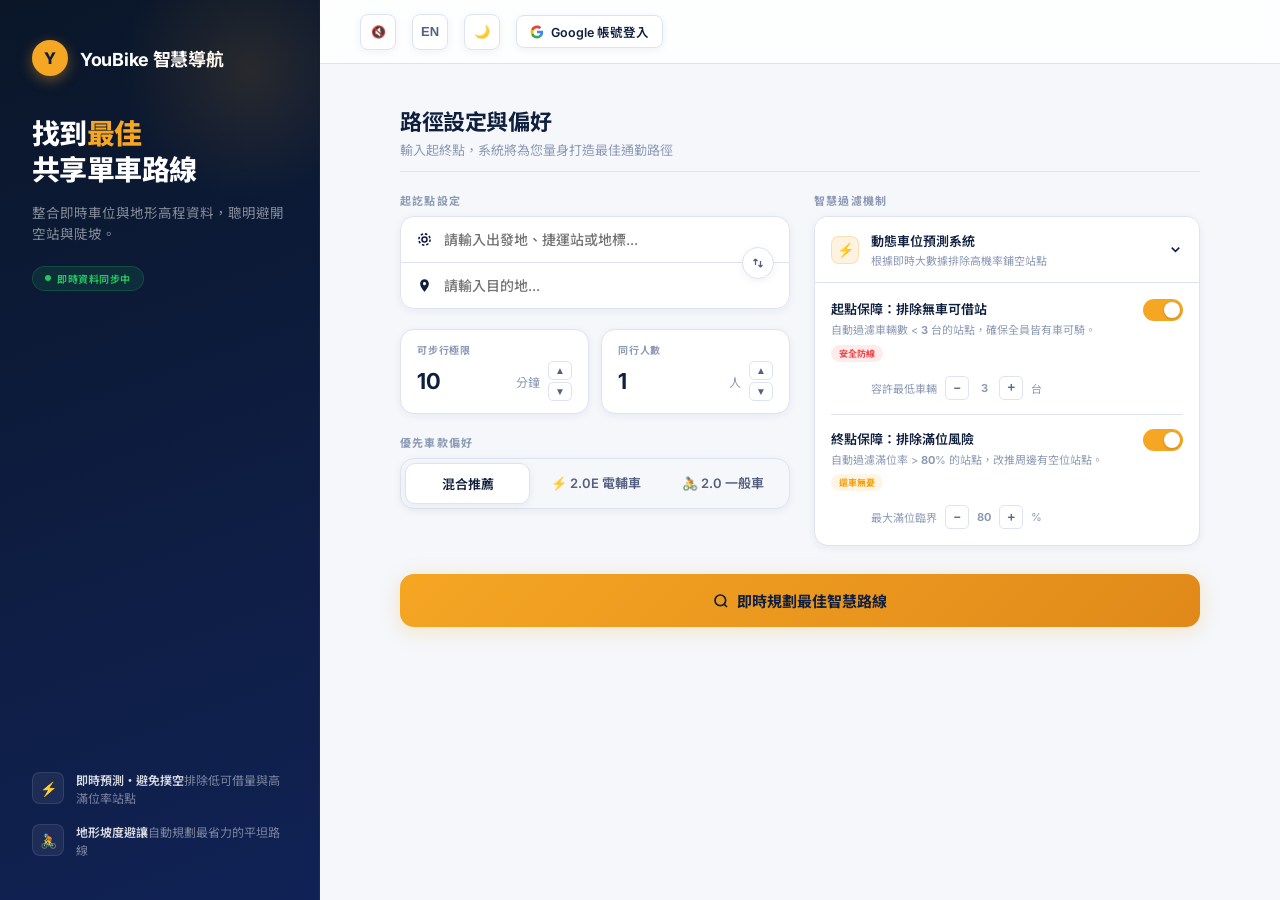
<file: test.html>
<!DOCTYPE html>
<html lang="zh-TW">
<head>
<meta charset="UTF-8">
<meta name="viewport" content="width=device-width, initial-scale=1.0">
<title>YouBike 智慧路線查詢</title>
<link href="https://fonts.googleapis.com/css2?family=Inter:wght@300;400;500;600;700&family=Noto+Sans+TC:wght@300;400;500;700&display=swap" rel="stylesheet">
<style>
/* ═══════════════════════════════════
    THEME CHANGER & VARIABLE BASES
═══════════════════════════════════ */
:root {
  --navy: #0f1f3d;
  --navy-mid: #1a3260;
  --orange: #f5a623;
  --orange-dim: rgba(245,166,35,0.14);
  --white: #fff;
  --success: #22c55e;
  --warning: #f59e0b;
  --danger: #ef4444;
  --purple: #8b5cf6;
  --purple-dim: rgba(139, 92, 246, 0.14);
  --r: 14px;

  /* 日間模式變數 (預設) */
  --bg-app: #f5f7fb;
  --bg-card: #fff;
  --bg-topbar: rgba(255, 255, 255, 0.8);
  --bg-header: #f5f7fb;
  --tp: #0f1f3d;
  --ts: #556080;
  --tm: #8d9ab5;
  --border: #dde3f0;
  --sh: 0 2px 8px rgba(15,31,61,0.06);
  --shm: 0 8px 28px rgba(15,31,61,0.1);
}

/* 夜間模式色彩覆蓋 */
[data-theme="dark"] {
  --bg-app: #0b132b;
  --bg-card: #1c2541;
  --bg-topbar: rgba(28, 37, 65, 0.8);
  --bg-header: #111a36;
  --tp: #f5f7fb;
  --ts: #9faecb;
  --tm: #6f7d9c;
  --border: #2a3759;
  --sh: 0 4px 12px rgba(0,0,0,0.2);
  --shm: 0 12px 36px rgba(0,0,0,0.3);
}

*, *::before, *::after { box-sizing: border-box; margin: 0; padding: 0; }
html, body { height: 100%; }

body {
  font-family: 'Inter','Noto Sans TC',sans-serif;
  background: var(--navy);
  color: var(--tp);
  overflow: hidden; 
  transition: color .3s, background-color .3s;
}

.app {
  display: flex;
  height: 100vh;
  overflow: hidden;
  position: relative;
}

/* ═══════════════════════════════════
    DESKTOP PANEL LEFT
═══════════════════════════════════ */
.panel-left {
  width: 320px;
  flex-shrink: 0;
  background: linear-gradient(160deg, #0a1628 0%, #102255 100%);
  display: flex;
  flex-direction: column;
  justify-content: space-between;
  padding: 40px 32px;
  position: relative;
  overflow: hidden;
  border-right: 1px solid rgba(255,255,255,0.05);
}
.panel-left::before {
  content: '';
  position: absolute; right: -60px; top: -60px;
  width: 260px; height: 260px; border-radius: 50%;
  background: radial-gradient(circle, rgba(245,166,35,0.12) 0%, transparent 70%);
  pointer-events: none;
}

.logo { display: flex; align-items: center; gap: 12px; }
.logo-dot {
  width: 36px; height: 36px; border-radius: 50%;
  background: var(--orange); display: flex; align-items: center; justify-content: center;
  font-size: 16px; font-weight: 800; color: var(--navy);
  box-shadow: 0 4px 14px rgba(245,166,35,0.4);
}
.logo-text { font-size: 18px; font-weight: 700; color: #fff; letter-spacing: -.3px; }

.panel-hero { margin: 40px 0; }
.panel-hero h1 {
  font-size: 28px; font-weight: 800; color: #fff;
  line-height: 1.3; letter-spacing: -.6px;
}
.panel-hero h1 em { color: var(--orange); font-style: normal; }
.panel-hero p {
  font-size: 13.5px; color: rgba(255,255,255,.5);
  margin-top: 14px; line-height: 1.6;
}
.live-chip {
  display: inline-flex; align-items: center; gap: 6px;
  background: rgba(34,197,94,.12); border: 1px solid rgba(34,197,94,.2);
  border-radius: 20px; padding: 4px 12px; margin-top: 20px;
  font-size: 10px; font-weight: 700; color: var(--success);
  letter-spacing: .5px;
}
.live-dot { width: 6px; height: 6px; border-radius: 50%; background: var(--success); animation: pulse 1.5s infinite; }

.panel-feats { display: flex; flex-direction: column; gap: 16px; margin-top: auto;}
.feat { display: flex; align-items: flex-start; gap: 12px; }
.feat-icon {
  width: 32px; height: 32px; border-radius: 8px; flex-shrink: 0;
  background: rgba(255,255,255,.06); border: 1px solid rgba(255,255,255,.1);
  display: flex; align-items: center; justify-content: center; font-size: 14px;
}
.feat-text { font-size: 12px; color: rgba(255,255,255,.45); line-height: 1.5; }
.feat-text b { color: rgba(255,255,255,.85); font-weight: 600; margin-bottom: 2px; }

/* ═══════════════════════════════════
    DESKTOP PANEL RIGHT
═══════════════════════════════════ */
.panel-right {
  flex: 1;
  background: var(--bg-app);
  display: flex;
  flex-direction: column;
  overflow: hidden;
  transition: background-color .3s;
}

.topbar {
  height: 64px;
  background: var(--bg-topbar);
  backdrop-filter: blur(10px);
  border-bottom: 1px solid var(--border);
  display: flex; align-items: center; justify-content: space-between;
  padding: 0 40px; flex-shrink: 0;
  transition: background-color .3s, border-color .3s;
}

.topbar-actions {
  display: flex;
  align-items: center;
  gap: 16px;
}

/* 語言與功能按鈕設計 */
.topbar-btn {
  background: var(--bg-card);
  border: 1.5px solid var(--border);
  color: var(--ts);
  border-radius: 8px;
  width: 36px; height: 36px;
  display: flex; align-items: center; justify-content: center;
  cursor: pointer; font-weight: 600; font-size: 13px;
  box-shadow: var(--sh); transition: all .18s;
}
.topbar-btn:hover {
  border-color: var(--orange);
  color: var(--orange);
}

.form-area {
  flex: 1;
  display: flex;
  align-items: flex-start; 
  justify-content: center;
  padding: 40px;
  overflow-y: auto;
}
.form-inner {
  width: 100%;
  max-width: 800px;
  display: flex;
  flex-direction: column;
  gap: 20px;
}
.form-header {
  border-bottom: 1px solid var(--border);
  padding-bottom: 12px;
}
.form-title { font-size: 22px; font-weight: 700; color: var(--tp); letter-spacing: -.4px; }
.form-sub   { font-size: 13px; color: var(--tm); margin-top: 4px; }

.main-grid {
  display: grid;
  grid-template-columns: 1fr 1fr;
  gap: 24px;
  align-items: start;
}

.grid-left, .grid-right {
  display: flex;
  flex-direction: column;
  gap: 20px;
}

.sec-label {
  font-size: 11px; font-weight: 700; color: var(--tm);
  text-transform: uppercase; letter-spacing: 1.2px; margin-bottom: 8px;
}

.route-wrap { position: relative; }
.route-inputs { display: flex; flex-direction: column; box-shadow: var(--sh); border-radius: var(--r); overflow: hidden;}
.input-row {
  display: flex; align-items: center; gap: 12px;
  border: 1.5px solid var(--border); background: var(--bg-card); padding: 0 16px;
  transition: all .18s;
}
.input-row:first-child { border-radius: var(--r) var(--r) 0 0; border-bottom: none; }
.input-row:last-child  { border-radius: 0 0 var(--r) var(--r); }
.input-row:focus-within {
  border-color: var(--orange); background: var(--bg-card);
  box-shadow: 0 0 0 3px rgba(245,166,35,.11); z-index: 1; position: relative;
}
.input-row input {
  flex: 1; border: none; background: transparent; outline: none;
  font-size: 14px; font-family: inherit; color: var(--tp);
  padding: 14px 0; font-weight: 500;
}
.swap-btn {
  position: absolute; right: 16px; top: 50%; transform: translateY(-50%);
  width: 32px; height: 32px; border-radius: 50%;
  border: 1.5px solid var(--border); background: var(--bg-card);
  cursor: pointer; display: flex; align-items: center; justify-content: center;
  color: var(--ts); box-shadow: var(--sh); transition: all .18s; z-index: 2;
}

.two-col { display: grid; grid-template-columns: 1fr 1fr; gap: 12px; }
.fc {
  border: 1.5px solid var(--border); border-radius: var(--r);
  padding: 12px 16px; background: var(--bg-card); transition: all .18s; box-shadow: var(--sh);
}
.fc:focus-within { border-color: var(--orange); box-shadow: 0 0 0 3px rgba(245,166,35,.11); }
.fc label {
  display: block; font-size: 10px; font-weight: 700; color: var(--tm);
  text-transform: uppercase; letter-spacing: .8px; margin-bottom: 4px;
}
.fc-row { display: flex; align-items: center; gap: 8px; }
.fc input[type="number"] {
  flex: 1; border: none; background: transparent; outline: none;
  font-size: 22px; font-weight: 700; color: var(--tp); font-family: inherit; min-width: 0;
}
.fc-unit { font-size: 12px; color: var(--tm); }

/* 車款偏好選擇器加強 */
.bike-selector {
  display: flex;
  background: var(--bg-header);
  border: 1.5px solid var(--border);
  border-radius: var(--r);
  padding: 4px;
  gap: 4px;
  box-shadow: var(--sh);
}
.bike-option {
  flex: 1;
  text-align: center;
  padding: 10px;
  font-size: 13px;
  font-weight: 600;
  color: var(--ts);
  cursor: pointer;
  border-radius: calc(var(--r) - 4px);
  transition: all .2s;
}
.bike-option.active[data-type="all"] { background: var(--bg-card); color: var(--tp); box-shadow: var(--sh); border: 1px solid var(--border); }
.bike-option.active[data-type="2.0E"] { background: var(--purple); color: #fff; box-shadow: 0 4px 12px rgba(139, 92, 246, 0.3); }
.bike-option.active[data-type="2.0"] { background: var(--orange); color: var(--navy); box-shadow: 0 4px 12px rgba(245, 166, 35, 0.3); }

.filters { border: 1.5px solid var(--border); border-radius: var(--r); overflow: hidden; background: var(--bg-card); box-shadow: var(--sh); }
.fh {
  display: flex; align-items: center; justify-content: space-between;
  padding: 14px 16px; background: var(--bg-header);
  cursor: pointer; user-select: none; border-bottom: 1.5px solid transparent; transition: all .18s;
}
.fh.open { border-bottom-color: var(--border); background: var(--bg-card); }
.fh-l { display: flex; align-items: center; gap: 12px; }
.fh-icon {
  width: 28px; height: 28px; border-radius: 8px; flex-shrink: 0;
  background: var(--orange-dim); border: 1px solid rgba(245,166,35,.25);
  display: flex; align-items: center; justify-content: center; font-size: 14px;
}
.fh-t { font-size: 13px; font-weight: 600; color: var(--tp); }
.fh-s { font-size: 11px; color: var(--tm); margin-top: 2px; }
.fb { display: none; padding: 16px; flex-direction: column; gap: 14px; }
.fb.open { display: flex; }
.fr { display: flex; align-items: flex-start; justify-content: space-between; gap: 16px; }
.fn { font-size: 13px; font-weight: 600; color: var(--tp); }
.fd { font-size: 11px; color: var(--tm); margin-top: 4px; line-height: 1.5; }
.fbadge {
  display: inline-block; margin-top: 6px;
  font-size: 9px; font-weight: 700; padding: 2px 8px; border-radius: 12px;
}

/* Toggle Switch */
.toggle { position: relative; width: 40px; height: 22px; flex-shrink: 0; display: inline-block; }
.toggle input { position: absolute; opacity: 0; width: 0; height: 0; }
.tt { position: absolute; inset: 0; border-radius: 22px; background: var(--border); cursor: pointer; transition: background-color .2s; }
.toggle input:checked + .tt { background: var(--orange); }
.th { position: absolute; width: 16px; height: 16px; border-radius: 50%; background: #fff; top: 3px; left: 3px; box-shadow: 0 1px 3px rgba(0,0,0,.18); transition: transform .2s; pointer-events: none; }
.toggle input:checked ~ .th { transform: translateX(18px); }

.bottom-area { grid-column: span 2; margin-top: 4px; }
.btn-search {
  width: 100%; padding: 16px; border: none; border-radius: var(--r);
  background: linear-gradient(135deg, var(--orange) 0%, #e0891a 100%);
  color: var(--navy); font-size: 15px; font-weight: 700; font-family: inherit;
  cursor: pointer; display: flex; align-items: center; justify-content: center; gap: 8px;
  box-shadow: 0 4px 20px rgba(245,166,35,0.25); transition: all .18s;
}
.btn-search:hover { transform: translateY(-2px); box-shadow: 0 8px 24px rgba(245,166,35,0.35); }

.btn-google { display: flex; align-items: center; gap: 7px; background: var(--bg-card); border: 1.5px solid var(--border); border-radius: 8px; padding: 6px 13px; cursor: pointer; font-size: 12.5px; font-weight: 600; color: var(--tp); font-family: inherit; box-shadow: var(--sh); transition: all .18s; }
.ubadge { display: none; align-items: center; gap: 7px; background: var(--bg-header); border: 1.5px solid var(--border); border-radius: 22px; padding: 3px 12px 3px 3px; cursor: pointer; }
.ubadge.on { display: flex; }
.uav { width: 26px; height: 26px; border-radius: 50%; background: var(--orange); display: flex; align-items: center; justify-content: center; font-size: 11px; font-weight: 700; color: var(--navy); }
.uname { font-size: 12px; font-weight: 500; color: var(--tp); }

/* Modals & Overlays */
.overlay { display: none; position: fixed; inset: 0; z-index: 200; background: rgba(8,16,32,.72); backdrop-filter: blur(6px); align-items: center; justify-content: center; padding: 20px; }
.overlay.on { display: flex; }
.modal { background: var(--bg-card); border-radius: 18px; width: 100%; max-width: 380px; box-shadow: 0 24px 64px rgba(0,0,0,.28); overflow: hidden; animation: mIn .28s cubic-bezier(.16,1,.3,1) both; border: 1px solid var(--border); }
@keyframes mIn { from{opacity:0;transform:scale(.93) translateY(16px)} to{opacity:1;transform:scale(1) translateY(0)} }
.modal-top { background: linear-gradient(135deg, var(--navy) 0%, var(--navy-mid) 100%); padding: 26px 26px 20px; text-align: center; position: relative; }
.mcls { position: absolute; top: 12px; right: 12px; width: 26px; height: 26px; border-radius: 50%; border: none; background: rgba(255,255,255,.1); color: rgba(255,255,255,.55); cursor: pointer; font-size: 14px; display: flex; align-items: center; justify-content: center; transition: all .14s; }
.mlogo { width: 46px; height: 46px; border-radius: 50%; background: var(--orange); margin: 0 auto 10px; display: flex; align-items: center; justify-content: center; font-size: 19px; font-weight: 800; color: var(--navy); box-shadow: 0 4px 14px rgba(245,166,35,.38); }
.modal-top h2 { font-size: 17px; font-weight: 700; color: #fff; }
.modal-top p  { font-size: 12px; color: rgba(255,255,255,.48); margin-top: 3px; }
.modal-body { padding: 22px 24px 26px; }
.gbtn { width: 100%; display: flex; align-items: center; justify-content: center; gap: 11px; background: #fff; border: 1.5px solid #dadce0; border-radius: 9px; padding: 12px 18px; cursor: pointer; font-size: 13.5px; font-weight: 600; font-family: inherit; color: #3c4043; box-shadow: var(--sh); transition: all .18s; }
.mdiv { display: flex; align-items: center; gap: 10px; margin: 16px 0; }
.mdiv span { font-size: 10px; color: var(--tm); white-space: nowrap; }
.mdiv::before,.mdiv::after { content:''; flex:1; height:1px; background:var(--border); }
.mben { display: flex; flex-direction: column; gap: 9px; }
.ben-row { display: flex; align-items: center; gap: 9px; }
.ben-ico { width: 26px; height: 26px; border-radius: 7px; background: var(--bg-header); border: 1px solid var(--border); display: flex; align-items: center; justify-content: center; font-size: 12px; flex-shrink: 0; }
.ben-txt { font-size: 12.5px; color: var(--ts); }
.ben-txt b { color: var(--tp); font-weight: 600; margin-bottom: 2px; }
.mnote { font-size: 10px; color: var(--tm); text-align: center; margin-top: 16px; line-height: 1.6; }
.mnote a { color: var(--orange); text-decoration: none; }
.toast { position: fixed; bottom: 24px; left: 50%; transform: translateX(-50%) translateY(70px); background: var(--navy); color: #fff; border-radius: 22px; padding: 10px 20px; font-size: 12.5px; font-weight: 500; box-shadow: 0 8px 28px rgba(0,0,0,.22); z-index: 300; display: flex; align-items: center; gap: 7px; transition: transform .32s cubic-bezier(.16,1,.3,1), opacity .32s; opacity: 0; white-space: nowrap; }
.toast.on { transform: translateX(-50%) translateY(0); opacity: 1; }
.tdot { width: 7px; height: 7px; border-radius: 50%; background: var(--success); }
.fdiv { height: 1px; background: var(--border); }
.thr-row { padding: 0 0 0 40px; display: flex; align-items: center; gap: 8px; }
.thr-row span { font-size: 11px; color: var(--tm); }
.thr-ctrl { display: flex; align-items: center; gap: 5px; }
.thr-v { font-size: 13px; font-weight: 700; color: var(--tp); min-width: 20px; text-align: center; }
.tb { width: 24px; height: 24px; border: 1.5px solid var(--border); border-radius: 5px; background: var(--bg-card); cursor: pointer; display: flex; align-items: center; justify-content: center; font-size: 12px; font-weight: 700; color: var(--ts); transition: all .14s; }
.tb:hover { border-color: var(--orange); color: var(--orange); background: var(--orange-dim); }
.sb { width: 24px; height: 19px; border: 1.5px solid var(--border); border-radius: 5px; background: var(--bg-card); cursor: pointer; display: flex; align-items: center; justify-content: center; font-size: 10px; font-weight: 700; color: var(--ts); transition: all .14s; line-height: 1; }
.sb:hover { border-color: var(--orange); color: var(--orange); background: var(--orange-dim); }
.stepper { display: flex; flex-direction: column; gap: 2px; margin-left: auto; }
.bd { background: rgba(239,68,68,.1); color: var(--danger); }
.bw { background: rgba(245,158,11,.1); color: var(--warning); }
.bp { background: rgba(139,92,246,.1); color: var(--purple); }

/* 音樂波形動畫效果 */
@keyframes musicPulse {
  0%, 100% { height: 4px; }
  50% { height: 16px; }
}
.music-playing .bar {
  animation: musicPulse 0.6s ease infinite;
}
.music-playing .bar:nth-child(2) { animation-delay: 0.15s; }
.music-playing .bar:nth-child(3) { animation-delay: 0.3s; }

/* ═══════════════════════════════════
    MOBILE RESPONSIVE
═══════════════════════════════════ */
@media (max-width: 768px) {
  html, body { height: auto; overflow: auto; }
  body { overflow-x: hidden; }
  .app { flex-direction: column; height: auto; overflow: visible; min-height: 100vh; }
  .panel-left { display: none; }
  .panel-right { flex: none; overflow: visible; min-height: 100vh; }
  .topbar { position: sticky; top: 0; z-index: 50; height: 56px; padding: 0 16px; background: var(--bg-topbar); border-bottom: 1px solid var(--border); justify-content: space-between; }
  .topbar-logo { display: flex; align-items: center; gap: 8px; }
  .topbar-logo-dot { width: 28px; height: 28px; border-radius: 50%; background: var(--orange); display: flex; align-items: center; justify-content: center; font-size: 12px; font-weight: 800; color: var(--navy); }
  .topbar-logo-text { font-size: 15px; font-weight: 700; color: var(--tp); }
  
  .btn-google { background: var(--bg-card); border-color: var(--border); color: var(--tp); font-size: 12px; padding: 5px 10px; }
  .ubadge { background: transparent; border-color: rgba(255,255,255,.2); }
  .uname { color: var(--tp); }
  .mobile-hero { display: block; background: linear-gradient(135deg, #0a1628 0%, #102255 100%); padding: 22px 18px 20px; position: relative; overflow: hidden; }
  .mobile-hero::after { content: ''; position: absolute; right: -24px; top: -24px; width: 120px; height: 120px; border-radius: 50%; background: radial-gradient(circle, rgba(245,166,35,.2) 0%, transparent 70%); pointer-events: none; }
  .mobile-hero h2 { font-size: 20px; font-weight: 800; color: #fff; letter-spacing: -.4px; }
  .mobile-hero h2 em { color: var(--orange); font-style: normal; }
  .mobile-hero p  { font-size: 12px; color: rgba(255,255,255,.45); margin-top: 4px; }
  
  .form-area { display: block; padding: 18px 16px 32px; overflow: visible; }
  .form-inner { max-width: 100%; gap: 16px; }
  .form-title, .form-sub { display: none; }
  .main-grid { grid-template-columns: 1fr; gap: 16px; }
  .bottom-area { grid-column: span 1; }
  .input-row input { padding: 13px 0; font-size: 14px; }
  .fc input[type="number"] { font-size: 22px; }
  .btn-search { padding: 14px; font-size: 15px; }
}

.mobile-hero { display: none; }
.topbar-logo { display: none; }
@media (max-width: 768px) {
  .topbar-logo { display: flex; }
}
</style>
</head>
<body>

<audio id="bgMusic" loop src="https://assets.mixkit.co/music/preview/mixkit-valley-sunset-122.mp3"></audio>

<div class="app">

  <div class="panel-left">
    <div>
      <div class="logo">
        <div class="logo-dot">Y</div>
        <div class="logo-text" id="l-sideLogo">YouBike 智慧導航</div>
      </div>
      <div class="panel-hero">
        <h1 id="l-sideTitle">找到<em>最佳</em><br>共享單車路線</h1>
        <p id="l-sideSub">整合即時車位與地形高程資料，聰明避開空站與陡坡。</p>
        <div class="live-chip"><div class="live-dot"></div><span id="l-liveSync">即時資料同步中</span></div>
      </div>
    </div>
    
    <div class="panel-feats">
      <div class="feat"><div class="feat-icon">⚡</div><div class="feat-text"><b id="l-f1Title">即時預測・避免撲空</b><span id="l-f1Sub">排除低可借量與高滿位率站點</span></div></div>
      <div class="feat"><div class="feat-icon">🚴</div><div class="feat-text"><b id="l-f2Title">地形坡度避讓</b><span id="l-f2Sub">自動規劃最省力的平坦路線</span></div></div>
    </div>
  </div>

  <div class="panel-right">

    <div class="topbar">
      <div class="topbar-logo">
        <div class="topbar-logo-dot">Y</div>
        <div class="topbar-logo-text">YouBike 智慧路線</div>
      </div>
      
      <div class="topbar-actions">
        <button class="topbar-btn" id="musicBtn" onclick="toggleMusic()" title="Play/Pause Music" style="display: flex; gap: 2px; padding: 0 8px; width: auto; min-width: 36px;">
          <span style="font-size:12px;">🔇</span>
        </button>
        <button class="topbar-btn" id="langBtn" onclick="toggleLang()" title="Switch Language">EN</button>
        <button class="topbar-btn" id="themeBtn" onclick="toggleTheme()" title="Toggle Dark/Light Mode">🌙</button>
        
        <button class="btn-google" id="loginBtn" onclick="openModal()">
          <svg width="14" height="14" viewBox="0 0 24 24"><path fill="#4285F4" d="M22.56 12.25c0-.78-.07-1.53-.2-2.25H12v4.26h5.92c-.26 1.37-1.04 2.53-2.21 3.31v2.77h3.57c2.08-1.92 3.28-4.74 3.28-8.09z"/><path fill="#34A853" d="M12 23c2.97 0 5.46-.98 7.28-2.66l-3.57-2.77c-.98.66-2.23 1.06-3.71 1.06-2.86 0-5.29-1.93-6.16-4.53H2.18v2.84C3.99 20.53 7.7 23 12 23z"/><path fill="#FBBC05" d="M5.84 14.09c-.22-.66-.35-1.36-.35-2.09s.13-1.43.35-2.09V7.07H2.18C1.43 8.55 1 10.22 1 12s.43 3.45 1.18 4.93l2.85-2.22.81-.62z"/><path fill="#EA4335" d="M12 5.38c1.62 0 3.06.56 4.21 1.64l3.15-3.15C17.45 2.09 14.97 1 12 1 7.7 1 3.99 3.47 2.18 7.07l3.66 2.84c.87-2.6 3.3-4.53 6.16-4.53z"/></svg>
          <span id="l-loginText">Google 帳號登入</span>
        </button>
        <div class="ubadge" id="ubadge">
          <div class="uav" id="uav">U</div>
          <span class="uname" id="uname">使用者</span>
        </div>
      </div>
    </div>

    <div class="mobile-hero">
      <h2 id="l-mHeroTitle">智慧 <em>YouBike</em> 路線規劃</h2>
      <p id="l-mHeroSub">即時車位分析・自動推薦最佳站點</p>
    </div>

    <div class="form-area">
      <div class="form-inner">
        <div class="form-header">
          <div class="form-title" id="l-mainTitle">路徑設定與偏好</div>
          <div class="form-sub" id="l-mainSub">輸入起終點，系統將為您量身打造最佳通勤路徑</div>
        </div>

        <div class="main-grid">
          
          <div class="grid-left">
            <div>
              <div class="sec-label" id="l-secRoute">起訖點設定</div>
              <div class="route-wrap">
                <div class="route-inputs">
                  <div class="input-row">
                    <svg class="iico s" width="15" height="15" viewBox="0 0 24 24" fill="none" stroke="currentColor" stroke-width="2.5"><circle cx="12" cy="12" r="4"/><circle cx="12" cy="12" r="9" stroke-dasharray="4 3"/></svg>
                    <input type="text" id="startIn" placeholder="請輸入出發地、捷運站或地標..." autocomplete="off">
                  </div>
                  <div class="input-row">
                    <svg class="iico e" width="15" height="15" viewBox="0 0 24 24" fill="currentColor"><path d="M12 2C8.13 2 5 5.13 5 9c0 5.25 7 13 7 13s7-7.75 7-13c0-3.87-3.13-7-7-7zm0 9.5c-1.38 0-2.5-1.12-2.5-2.5s1.12-2.5 2.5-2.5 2.5 1.12 2.5 2.5-1.12 2.5-2.5 2.5z"/></svg>
                    <input type="text" id="endIn" placeholder="請輸入目的地..." autocomplete="off">
                  </div>
                </div>
                <button class="swap-btn" onclick="swap()" id="l-swapBtn" title="交換起終點">
                  <svg width="12" height="12" viewBox="0 0 24 24" fill="none" stroke="currentColor" stroke-width="2.5"><path d="M7 16V4m0 0L3 8m4-4l4 4M17 8v12m0 0l4-4m-4 4l-4-4"/></svg>
                </button>
              </div>
            </div>

            <div class="two-col">
              <div class="fc">
                <label id="l-walkLabel">可步行極限</label>
                <div class="fc-row">
                  <input type="number" id="walkIn" value="10" min="1" max="60">
                  <span class="fc-unit" id="l-walkUnit">分鐘</span>
                  <div class="stepper">
                    <button class="sb" onclick="adj('walkIn',1)">▲</button>
                    <button class="sb" onclick="adj('walkIn',-1)">▼</button>
                  </div>
                </div>
              </div>
              <div class="fc">
                <label id="l-countLabel">同行人數</label>
                <div class="fc-row">
                  <input type="number" id="persIn" value="1" min="1" max="20">
                  <span class="fc-unit" id="l-countUnit">人</span>
                  <div class="stepper">
                    <button class="sb" onclick="adj('persIn',1)">▲</button>
                    <button class="sb" onclick="adj('persIn',-1)">▼</button>
                  </div>
                </div>
              </div>
            </div>

            <div>
              <div class="sec-label" id="l-secBike">優先車款偏好</div>
              <div class="bike-selector">
                <div class="bike-option active" data-type="all" onclick="selectBikeType('all')" id="l-bikeAll">混合推薦</div>
                <div class="bike-option" data-type="2.0E" onclick="selectBikeType('2.0E')" id="l-bike20E">⚡ 2.0E 電輔車</div>
                <div class="bike-option" data-type="2.0" onclick="selectBikeType('2.0')" id="l-bike20">🚴 2.0 一般車</div>
              </div>
            </div>
          </div>

          <div class="grid-right">
            <div>
              <div class="sec-label" id="l-secFilter">智慧過濾機制</div>
              <div class="filters">
                <div class="fh open" id="fh" onclick="toggleF()">
                  <div class="fh-l">
                    <div class="fh-icon">⚡</div>
                    <div>
                      <div class="fh-t" id="l-fHeaderTitle">動態車位預測系統</div>
                      <div class="fh-s" id="l-fHeaderSub">根據即時大數據排除高機率鋪空站點</div>
                    </div>
                  </div>
                  <svg class="chev open" id="chev" width="15" height="15" viewBox="0 0 24 24" fill="none" stroke="currentColor" stroke-width="2.5"><path d="M6 9l6 6 6-6"/></svg>
                </div>
                <div class="fb open" id="fb">
                  <div class="fr">
                    <div class="fi">
                      <div class="fn" id="l-f1Main">起點保障：排除無車可借站</div>
                      <div class="fd" id="l-f1Desc">自動過濾車輛數 &lt; <b id="minL">3</b> 台的站點，確保全員皆有車可騎。</div>
                      <span class="fbadge bd" id="l-f1Badge">安全防線</span>
                    </div>
                    <label class="toggle"><input type="checkbox" checked><div class="tt"></div><div class="th"></div></label>
                  </div>
                  <div class="thr-row">
                    <span id="l-f1Setting">容許最低車輛</span>
                    <div class="thr-ctrl">
                      <button class="tb" onclick="adjT('min',-1)">−</button>
                      <span class="thr-v" id="minV">3</span>
                      <button class="tb" onclick="adjT('min',1)">＋</button>
                    </div>
                    <span id="l-f1Unit">台</span>
                  </div>
                  <div class="fdiv"></div>
                  <div class="fr">
                    <div class="fi">
                      <div class="fn" id="l-f2Main">終點保障：排除滿位風險</div>
                      <div class="fd" id="l-f2Desc">自動過濾滿位率 &gt; <b id="maxL">80</b>% 的站點，改推周邊有空位站點。</div>
                      <span class="fbadge bw" id="l-f2Badge">還車無憂</span>
                    </div>
                    <label class="toggle"><input type="checkbox" checked><div class="tt"></div><div class="th"></div></label>
                  </div>
                  <div class="thr-row">
                    <span id="l-f2Setting">最大滿位臨界</span>
                    <div class="thr-ctrl">
                      <button class="tb" onclick="adjT('max',-5)">−</button>
                      <span class="thr-v" id="maxV">80</span>
                      <button class="tb" onclick="adjT('max',5)">＋</button>
                    </div>
                    <span>%</span>
                  </div>
                </div>
              </div>
            </div>
          </div>

          <div class="bottom-area">
            <button class="btn-search" id="searchBtn" onclick="doSearch()">
              <svg width="16" height="16" viewBox="0 0 24 24" fill="none" stroke="currentColor" stroke-width="2.5"><circle cx="11" cy="11" r="8"/><path d="M21 21l-4.35-4.35"/></svg>
              <span id="l-searchBtnText">即時規劃最佳智慧路線</span>
            </button>
          </div>
          
        </div>
      </div>
    </div>
  </div>
</div>

<div class="overlay" id="overlay" onclick="closeOuter(event)">
  <div class="modal">
    <div class="modal-top">
      <button class="mcls" onclick="closeModal()">✕</button>
      <div class="mlogo">Y</div>
      <h2 id="l-modalTitle">登入 YouBike 智慧路線</h2>
      <p id="l-modalSub">儲存常用路線・取得個人化推薦</p>
    </div>
    <div class="modal-body">
      <button class="gbtn" onclick="doLogin()">
        <svg width="19" height="19" viewBox="0 0 24 24"><path fill="#4285F4" d="M22.56 12.25c0-.78-.07-1.53-.2-2.25H12v4.26h5.92c-.26 1.37-1.04 2.53-2.21 3.31v2.77h3.57c2.08-1.92 3.28-4.74 3.28-8.09z"/><path fill="#34A853" d="M12 23c2.97 0 5.46-.98 7.28-2.66l-3.57-2.77c-.98.66-2.23 1.06-3.71 1.06-2.86 0-5.29-1.93-6.16-4.53H2.18v2.84C3.99 20.53 7.7 23 12 23z"/><path fill="#FBBC05" d="M5.84 14.09c-.22-.66-.35-1.36-.35-2.09s.13-1.43.35-2.09V7.07H2.18C1.43 8.55 1 10.22 1 12s.43 3.45 1.18 4.93l2.85-2.22.81-.62z"/><path fill="#EA4335" d="M12 5.38c1.62 0 3.06.56 4.21 1.64l3.15-3.15C17.45 2.09 14.97 1 12 1 7.7 1 3.99 3.47 2.18 7.07l3.66 2.84c.87-2.6 3.3-4.53 6.16-4.53z"/></svg>
        <span id="l-modalGbtn">以 Google 帳號繼續</span>
      </button>
      <div class="mdiv"><span id="l-modalFeatureTitle">登入後享有</span></div>
      <div class="mben">
        <div class="ben-row"><div class="ben-ico">⭐</div><div class="ben-txt"><b id="l-mb1T">儲存常用起終點</b><span id="l-mb1S">，一鍵重複搜尋</span></div></div>
        <div class="ben-row"><div class="ben-ico">📊</div><div class="ben-txt"><b id="l-mb2T">騎乘歷史紀錄</b><span id="l-mb2S">與碳排放統計</span></div></div>
        <div class="ben-row"><div class="ben-ico">🔔</div><div class="ben-txt"><b id="l-mb3T">車位到站通知</b><span id="l-mb3S">，即時推播提醒</span></div></div>
      </div>
      <p class="mnote" id="l-modalNote">繼續即代表同意我們的 <a href="#">服務條款</a> 與 <a href="#">隱私政策</a></p>
    </div>
  </div>
</div>

<div class="toast" id="toast"><div class="tdot"></div><span id="tmsg"></span></div>

<script>
let minV = 3, maxV = 80;
let currentLang = 'zh';
let selectedBike = 'all';
let isMusicPlaying = false;

// 語系文本字典
const i18n = {
  zh: {
    sideLogo: "YouBike 智慧導航",
    sideTitle: "找到<em>最佳</em><br>共享單車路線",
    sideSub: "整合即時車位與地形高程資料，聰明避開空站與陡坡。",
    liveSync: "即時資料同步中",
    f1Title: "即時預測・避免撲空", f1Sub: "排除低可借量與高滿位率站點",
    f2Title: "地形坡度避讓", f2Sub: "自動規劃最省力的平坦路線",
    loginText: "Google 帳號登入",
    mHeroTitle: "智慧 <em>YouBike</em> 路線規劃", mHeroSub: "即時車位分析・自動推薦最佳站點",
    mainTitle: "路徑設定與偏好", mainSub: "輸入起終點，系統將為您量身打造最佳通勤路徑",
    secRoute: "起訖點設定",
    secBike: "優先車款偏好",
    bikeAll: "混合推薦",
    bike20E: "⚡ 2.0E 電輔車",
    bike20: "🚴 2.0 一般車",
    startPlaceholder: "請輸入出發地、捷運站或地標...",
    endPlaceholder: "請輸入目的地...",
    walkLabel: "可步行極限", walkUnit: "分鐘",
    countLabel: "同行人數", countUnit: "人",
    secFilter: "智慧過濾機制",
    fHeaderTitle: "動態車位預測系統", fHeaderSub: "根據即時大數據排除高機率鋪空站點",
    f1Main: "起點保障：排除無車可借站", f1DescPre: "自動過濾車輛數 < ", f1DescSuf: " 台的站點，確保全員皆有車可騎。",
    f1Badge: "安全防線", f1Setting: "容許最低車輛", f1Unit: "台",
    f2Main: "終點保障：排除滿位風險", f2DescPre: "自動過濾滿位率 > ", f2DescSuf: "% 的站點，改推周邊有空位站點。",
    f2Badge: "還車無憂", f2Setting: "最大滿位臨界",
    searchBtnText: "即時規劃最佳智慧路線",
    searchLoading: "智慧分析路徑中…",
    toastWarning: "⚠️ 請輸入起點與終點",
    toastSuccessAll: "✅ 已為您量身篩選出 3 條黃金單車路線",
    toastSuccess20E: "⚡ 已優先篩選具備 YouBike 2.0E 電輔車之推薦路線",
    toastSuccess20: "🚴 已為您篩選 YouBike 2.0 一般單車之平坦路線",
    toastLogin: "✅ 已成功連動 Google 帳號資料",
    modalTitle: "登入 YouBike 智慧路線", modalSub: "儲存常用路線・取得個人化推薦",
    modalGbtn: "以 Google 帳號繼續", modalFeatureTitle: "登入後享有",
    mb1T: "儲存常用起終點", mb1S: "，一鍵重複搜尋",
    mb2T: "騎乘歷史紀錄", mb2S: "與碳排放統計",
    mb3T: "車位到站通知", mb3S: "，即時推播提醒",
    modalNote: "繼續即代表同意我們的 <a href='#'>服務條款</a> 與 <a href='#'>隱私政策</a>",
    userDefault: "使用者"
  },
  en: {
    sideLogo: "YouBike Smart Nav",
    sideTitle: "Find the <em>Best</em><br>Bike Route",
    sideSub: "Integrates real-time bike data and elevation map to stay away from empty stations and steep hills.",
    liveSync: "Live Data Syncing",
    f1Title: "Real-time Prediction", f1Sub: "Avoid empty stations via smart analysis",
    f2Title: "Slope Avoidance", f2Sub: "Navigate through flatter and smoother routes",
    loginText: "Sign in with Google",
    mHeroTitle: "Smart <em>YouBike</em> Routing", mHeroSub: "Real-time parking analysis & recommendations",
    mainTitle: "Route Setup & Preferences", mainSub: "Enter origins/destinations for your personalized commute path",
    secRoute: "Station Settings",
    secBike: "Bike Type Preference",
    bikeAll: "Mixed",
    bike20E: "⚡ 2.0E E-Bike",
    bike20: "🚴 2.0 Regular",
    startPlaceholder: "Enter origin, MRT station, or landmark...",
    endPlaceholder: "Enter destination...",
    walkLabel: "Max Walking Limit", walkUnit: "mins",
    countLabel: "Total Passengers", countUnit: "pax",
    secFilter: "Smart Filter Mechanism",
    fHeaderTitle: "Dynamic Availability System", fHeaderSub: "Filter out low-availability spots using live big data",
    f1Main: "Origin Guarantee: Available Bikes First", f1DescPre: "Filter out stations with < ", f1DescSuf: " bikes to ensure everyone gets a ride.",
    f1Badge: "Safety Net", f1Setting: "Minimum Bikes Required", f1Unit: "bikes",
    f2Main: "Destination Guarantee: Drop-off Guard", f2DescPre: "Filter out stations with > ", f2DescSuf: "% fullness, suggesting nearby empty docks.",
    f2Badge: "Hassle-Free Return", f2Setting: "Max Capacity Threshold",
    searchBtnText: "Find the Best Smart Route Now",
    searchLoading: "Analyzing paths dynamically...",
    toastWarning: "⚠️ Please enter both origin and destination",
    toastSuccessAll: "✅ Tailored 3 optimal bike routes for you",
    toastSuccess20E: "⚡ Priority routing generated for YouBike 2.0E E-Bikes",
    toastSuccess20: "🚴 Regular YouBike 2.0 flat routes suggested",
    toastLogin: "✅ Google account linked successfully",
    modalTitle: "Sign in to YouBike Smart Route", modalSub: "Save your favorite tracks & unlock insights",
    modalGbtn: "Continue with Google", modalFeatureTitle: "Unlocked Features",
    mb1T: "Save Frequent Trips", mb1S: " for quick one-click lookup",
    mb2T: "Ride History Logs", mb2S: " and carbon footprint tracking",
    mb3T: "Arrival Alert Notifications", mb3S: " via real-time push alerts",
    modalNote: "By continuing, you agree to our <a href='#'>Terms</a> & <a href='#'>Privacy Policy</a>",
    userDefault: "User"
  }
};

// 車款選擇切換功能
function selectBikeType(type) {
  selectedBike = type;
  document.querySelectorAll('.bike-option').forEach(opt => {
    opt.classList.remove('active');
  });
  document.querySelector(`.bike-option[data-type="${type}"]`).classList.add('active');
}

// 音樂播放與動態波形切換
function toggleMusic() {
  const music = document.getElementById('bgMusic');
  const btn = document.getElementById('musicBtn');
  
  if (!isMusicPlaying) {
    music.play().then(() => {
      isMusicPlaying = true;
      btn.classList.add('music-playing');
      btn.innerHTML = `
        <div style="display:flex; align-items:flex-end; gap:2px; height:16px; width:14px; margin-right:4px;">
          <div class="bar" style="width:3px; height:4px; background:var(--orange); border-radius:1px;"></div>
          <div class="bar" style="width:3px; height:4px; background:var(--orange); border-radius:1px;"></div>
          <div class="bar" style="width:3px; height:4px; background:var(--orange); border-radius:1px;"></div>
        </div>
        <span style="font-size:12px;">ON</span>
      `;
    }).catch(() => {
      showToast("⚠️ 瀏覽器阻擋自動播放，請再點擊一次", "#ef4444");
    });
  } else {
    music.pause();
    isMusicPlaying = false;
    btn.classList.remove('music-playing');
    btn.innerHTML = `<span style="font-size:12px;">🔇</span>`;
  }
}

function adj(id, d) {
  const el = document.getElementById(id);
  el.value = Math.max(+el.min||1, Math.min(+el.max||999, (+el.value||0)+d));
}

function adjT(k, d) {
  if (k==='min') {
    minV = Math.max(1, Math.min(20, minV+d));
    document.getElementById('minV').textContent = minV;
    document.getElementById('minL').textContent = minV;
  } else {
    maxV = Math.max(10, Math.min(100, maxV+d));
    document.getElementById('maxV').textContent = maxV;
    document.getElementById('maxL').textContent = maxV;
  }
}

function swap() {
  const s = document.getElementById('startIn'), e = document.getElementById('endIn');
  [s.value, e.value] = [e.value, s.value];
}

function toggleF() {
  document.getElementById('fb').classList.toggle('open');
  document.getElementById('fh').classList.toggle('open');
  document.getElementById('chev').classList.toggle('open');
}

function doSearch() {
  const s = document.getElementById('startIn').value.trim();
  const e = document.getElementById('endIn').value.trim();
  const lang = i18n[currentLang];
  
  if (!s||!e) { showToast(lang.toastWarning, '#f59e0b'); return; }
  const btn = document.getElementById('searchBtn');
  btn.disabled = true;
  btn.innerHTML = `<svg width="16" height="16" viewBox="0 0 24 24" fill="none" stroke="currentColor" stroke-width="2.5" style="animation:spin .8s linear infinite"><path d="M12 2v4M12 18v4M4.93 4.93l2.83 2.83M16.24 16.24l2.83 2.83M2 12h4M18 12h4M4.93 19.07l2.83-2.83M16.24 7.76l2.83-2.83"/></svg> ${lang.searchLoading}`;
  
  setTimeout(() => {
    btn.disabled = false;
    btn.innerHTML = `<svg width="16" height="16" viewBox="0 0 24 24" fill="none" stroke="currentColor" stroke-width="2.5"><circle cx="11" cy="11" r="8"/><path d="M21 21l-4.35-4.35"/></svg> ${lang.searchBtnText}`;
    
    // 依據選取的車款吐出對應的 Toast 回饋
    if(selectedBike === '2.0E') {
      showToast(lang.toastSuccess20E, '#8b5cf6');
    } else if (selectedBike === '2.0') {
      showToast(lang.toastSuccess20, '#f5a623');
    } else {
      showToast(lang.toastSuccessAll);
    }
  }, 1800);
}

function showToast(msg, col) {
  const t = document.getElementById('toast');
  t.querySelector('.tdot').style.background = col||'#22c55e';
  document.getElementById('tmsg').textContent = msg;
  t.classList.add('on');
  setTimeout(()=>t.classList.remove('on'), 3000);
}

function openModal()  { document.getElementById('overlay').classList.add('on'); }
function closeModal() { document.getElementById('overlay').classList.remove('on'); }
function closeOuter(e){ if(e.target===document.getElementById('overlay')) closeModal(); }

function doLogin() {
  closeModal();
  setTimeout(()=>{
    document.getElementById('loginBtn').style.display='none';
    document.getElementById('ubadge').classList.add('on');
    document.getElementById('uname').textContent = currentLang === 'zh' ? '王小明' : 'John Doe';
    document.getElementById('uav').textContent = currentLang === 'zh' ? '王' : 'J';
    showToast(i18n[currentLang].toastLogin);
  }, 350);
}

// ═══════════════════════════════════
//    切換日夜模式 (Theme Toggle)
// ═══════════════════════════════════
function toggleTheme() {
  const currentTheme = document.documentElement.getAttribute('data-theme');
  const btn = document.getElementById('themeBtn');
  
  if (currentTheme === 'dark') {
    document.documentElement.removeAttribute('data-theme');
    btn.textContent = '🌙';
  } else {
    document.documentElement.setAttribute('data-theme', 'dark');
    btn.textContent = '☀️';
  }
}

// ═══════════════════════════════════
//    切換語言 (Language Toggle)
// ═══════════════════════════════════
function toggleLang() {
  currentLang = currentLang === 'zh' ? 'en' : 'zh';
  const btn = document.getElementById('langBtn');
  btn.textContent = currentLang === 'zh' ? 'EN' : '繁';
  
  const lang = i18n[currentLang];
  
  // 更新所有對應的 DOM 元素文本
  document.getElementById('l-sideLogo').textContent = lang.sideLogo;
  document.getElementById('l-sideTitle').innerHTML = lang.sideTitle;
  document.getElementById('l-sideSub').textContent = lang.sideSub;
  document.getElementById('l-liveSync').textContent = lang.liveSync;
  document.getElementById('l-f1Title').textContent = lang.f1Title;
  document.getElementById('l-f1Sub').textContent = lang.f1Sub;
  document.getElementById('l-f2Title').textContent = lang.f2Title;
  document.getElementById('l-f2Sub').textContent = lang.f2Sub;
  document.getElementById('l-loginText').textContent = lang.loginText;
  document.getElementById('l-mHeroTitle').innerHTML = lang.mHeroTitle;
  document.getElementById('l-mHeroSub').textContent = lang.mHeroSub;
  document.getElementById('l-mainTitle').textContent = lang.mainTitle;
  document.getElementById('l-mainSub').textContent = lang.mainSub;
  document.getElementById('l-secRoute').textContent = lang.secRoute;
  document.getElementById('l-secBike').textContent = lang.secBike;
  
  // 車款偏好語系
  document.getElementById('l-bikeAll').textContent = lang.bikeAll;
  document.getElementById('l-bike20E').textContent = lang.bike20E;
  document.getElementById('l-bike20').textContent = lang.bike20;
  
  // Input Placeholders
  document.getElementById('startIn').placeholder = lang.startPlaceholder;
  document.getElementById('endIn').placeholder = lang.endPlaceholder;
  
  document.getElementById('l-walkLabel').textContent = lang.walkLabel;
  document.getElementById('l-walkUnit').textContent = lang.walkUnit;
  document.getElementById('l-countLabel').textContent = lang.countLabel;
  document.getElementById('l-countUnit').textContent = lang.countUnit;
  
  document.getElementById('l-secFilter').textContent = lang.secFilter;
  document.getElementById('l-fHeaderTitle').textContent = lang.fHeaderTitle;
  document.getElementById('l-fHeaderSub').textContent = lang.fHeaderSub;
  
  document.getElementById('l-f1Main').textContent = lang.f1Main;
  document.getElementById('l-f1Badge').textContent = lang.f1Badge;
  document.getElementById('l-f1Setting').textContent = lang.f1Setting;
  document.getElementById('l-f1Unit').textContent = lang.f1Unit;
  
  document.getElementById('l-f2Main').textContent = lang.f2Main;
  document.getElementById('l-f2Badge').textContent = lang.f2Badge;
  document.getElementById('l-f2Setting').textContent = lang.f2Setting;
  
  document.getElementById('l-searchBtnText').textContent = lang.searchBtnText;
  
  // 重新渲染帶有動態數值的文本
  updateDynamicFilterLabels();

  // Modals
  document.getElementById('l-modalTitle').textContent = lang.modalTitle;
  document.getElementById('l-modalSub').textContent = lang.modalSub;
  document.getElementById('l-modalGbtn').textContent = lang.modalGbtn;
  document.getElementById('l-modalFeatureTitle').textContent = lang.modalFeatureTitle;
  document.getElementById('l-mb1T').textContent = lang.mb1T;
  document.getElementById('l-mb1S').textContent = lang.mb1S;
  document.getElementById('l-mb2T').textContent = lang.mb2T;
  document.getElementById('l-mb2S').textContent = lang.mb2S;
  document.getElementById('l-mb3T').textContent = lang.mb3T;
  document.getElementById('l-mb3S').textContent = lang.mb3S;
  document.getElementById('l-modalNote').innerHTML = lang.modalNote;
  
  // User Badge if logged in
  if(document.getElementById('ubadge').classList.contains('on')) {
    document.getElementById('uname').textContent = currentLang === 'zh' ? '王小明' : 'John Doe';
    document.getElementById('uav').textContent = currentLang === 'zh' ? '王' : 'J';
  }
}

function updateDynamicFilterLabels() {
  const lang = i18n[currentLang];
  document.getElementById('l-f1Desc').innerHTML = `${lang.f1DescPre}<b id="minL">${minV}</b>${lang.f1DescSuf}`;
  document.getElementById('l-f2Desc').innerHTML = `${lang.f2DescPre}<b id="maxL">${maxV}</b>${lang.f2DescSuf}`;
}

// 覆蓋原本的 adjT 來確保切換語言時數值連動正確
const originalAdjT = adjT;
adjT = function(k, d) {
  originalAdjT(k, d);
  updateDynamicFilterLabels();
}

document.head.insertAdjacentHTML('beforeend','<style>@keyframes spin{to{transform:rotate(360deg)}}</style>');
</script>
</body>
</html>
</file>
